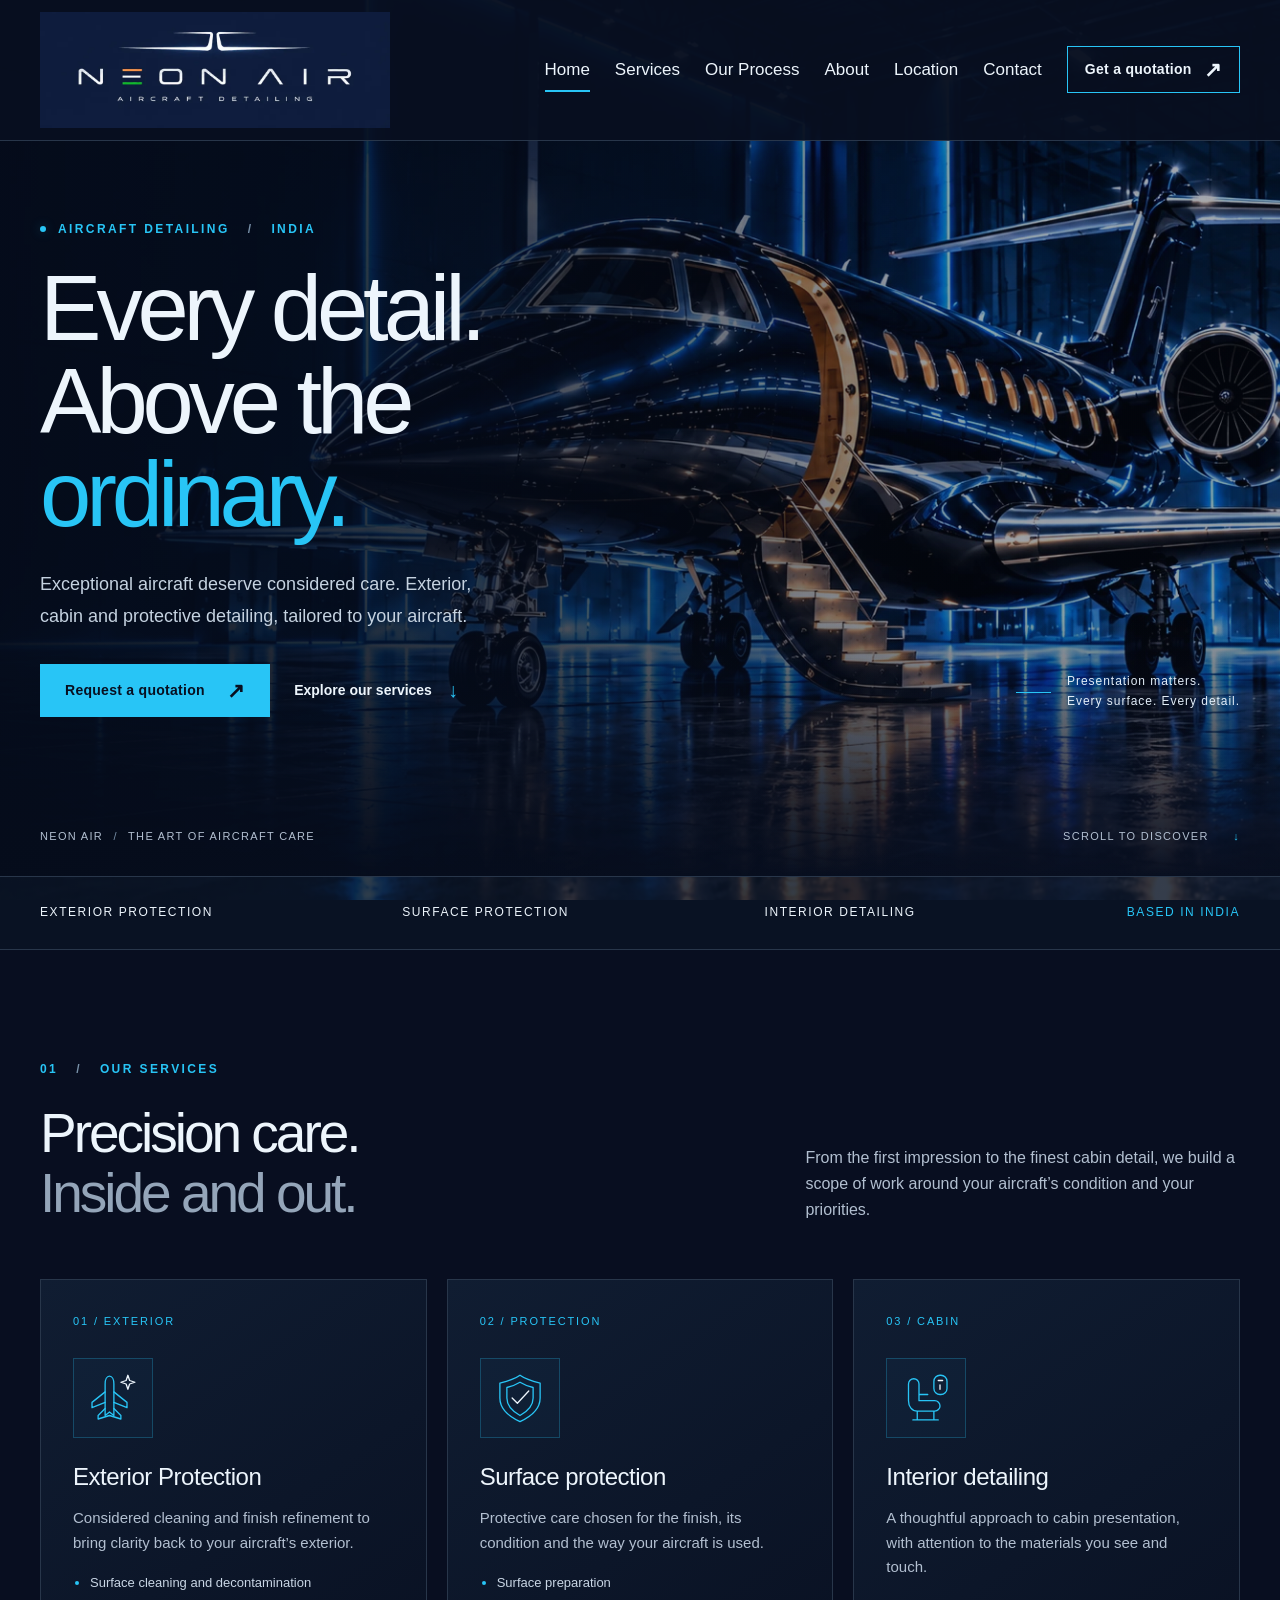
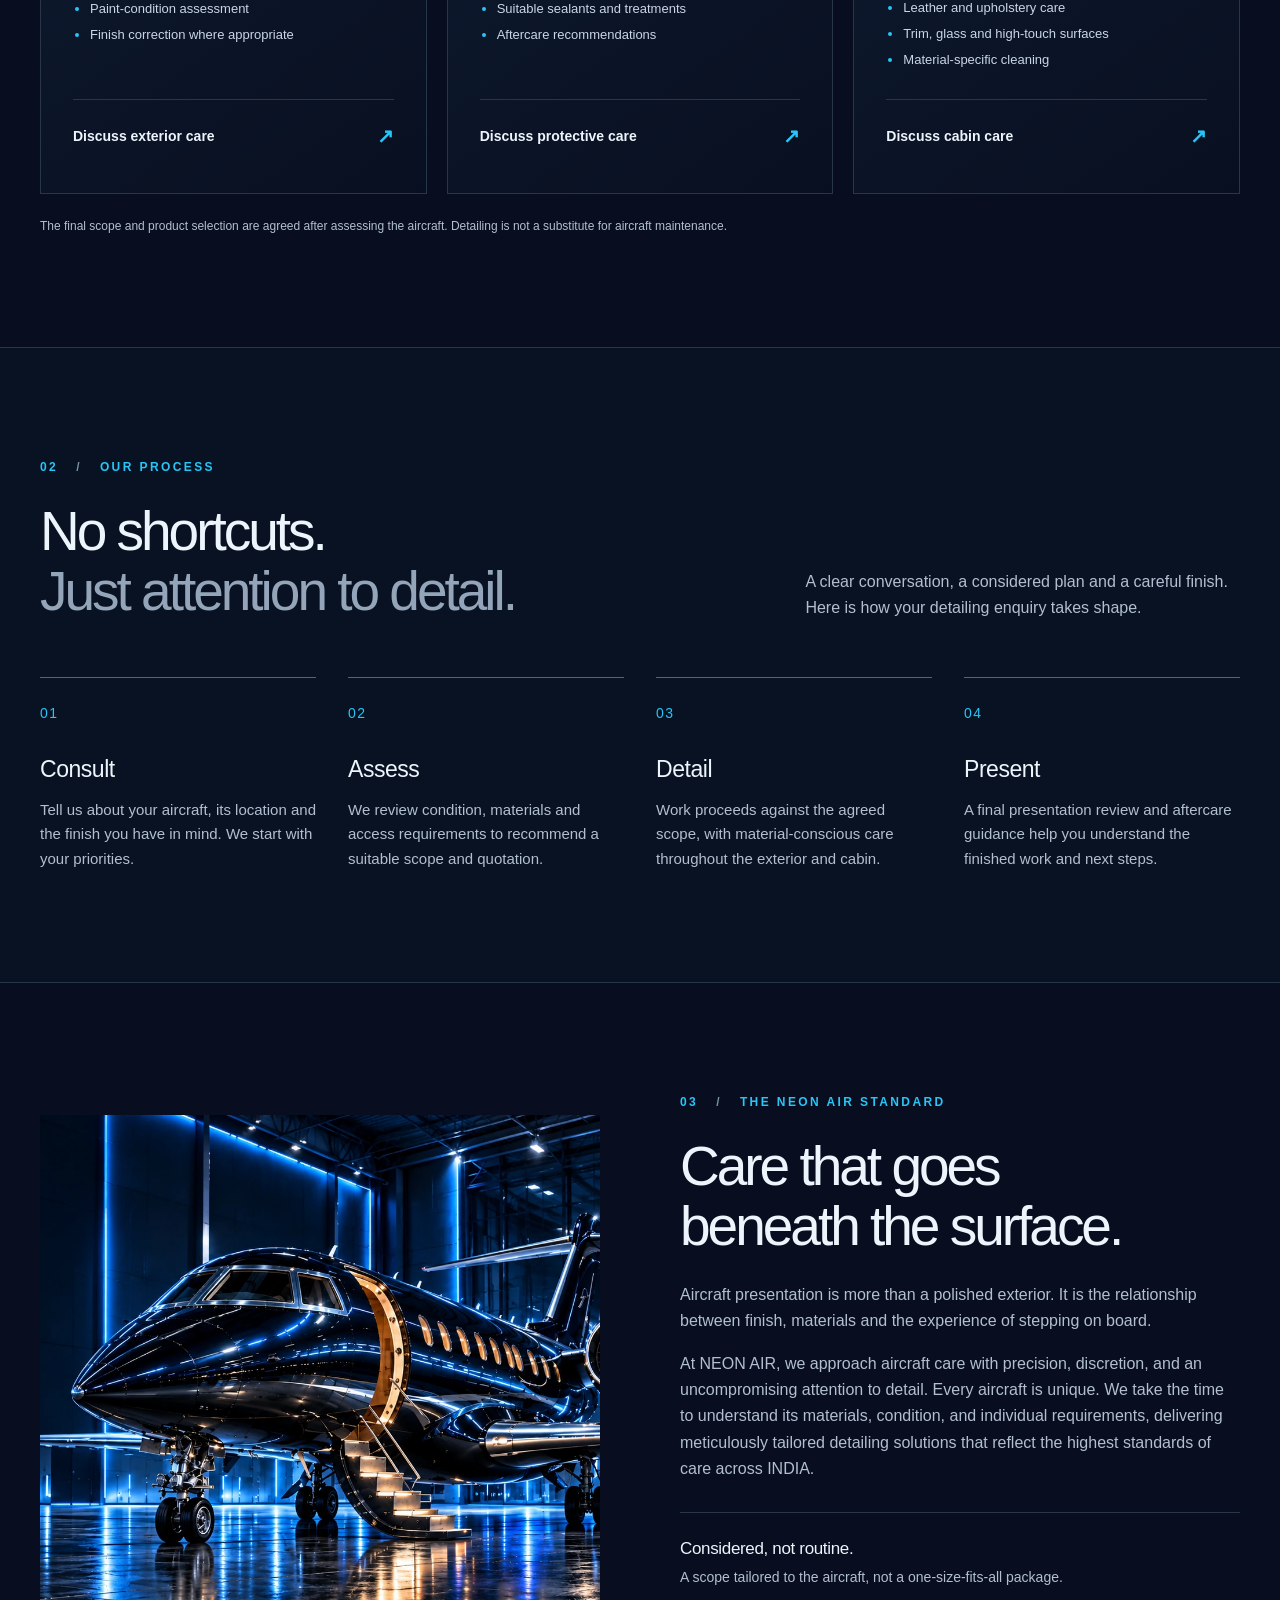
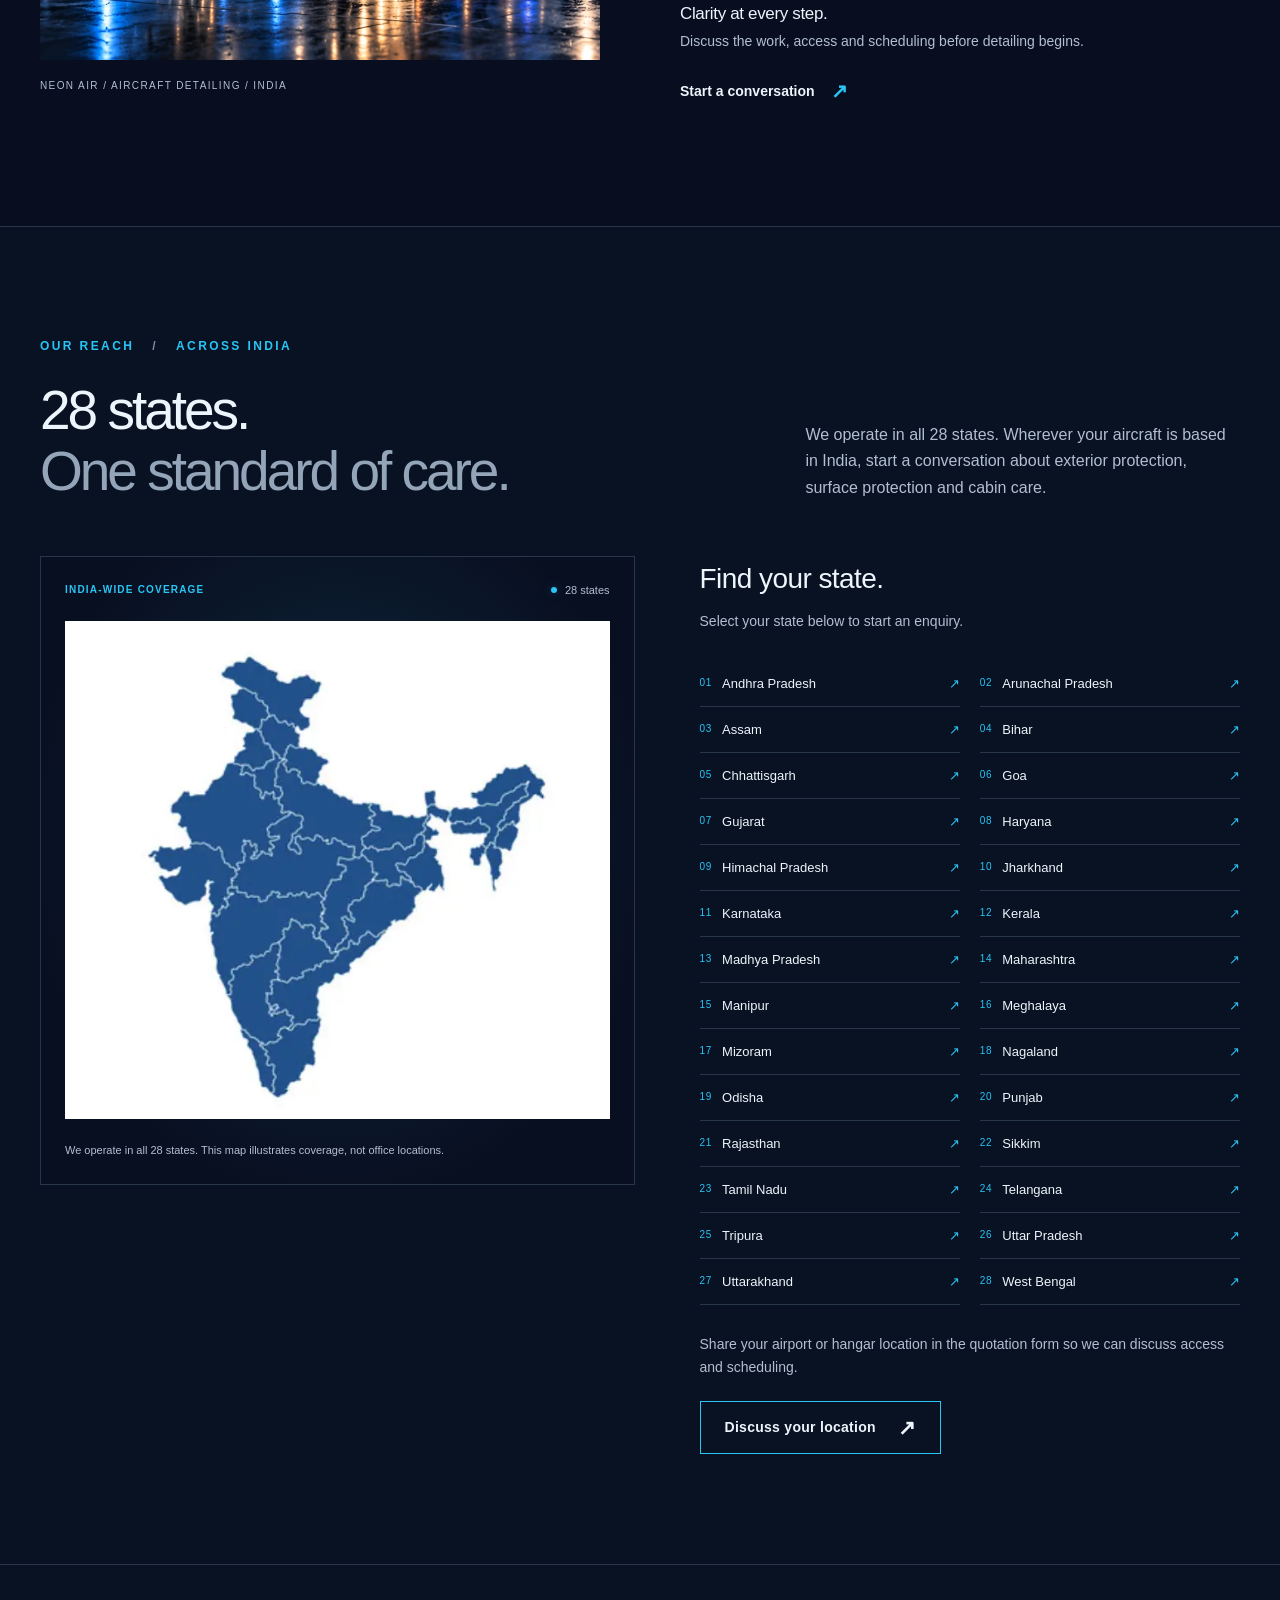
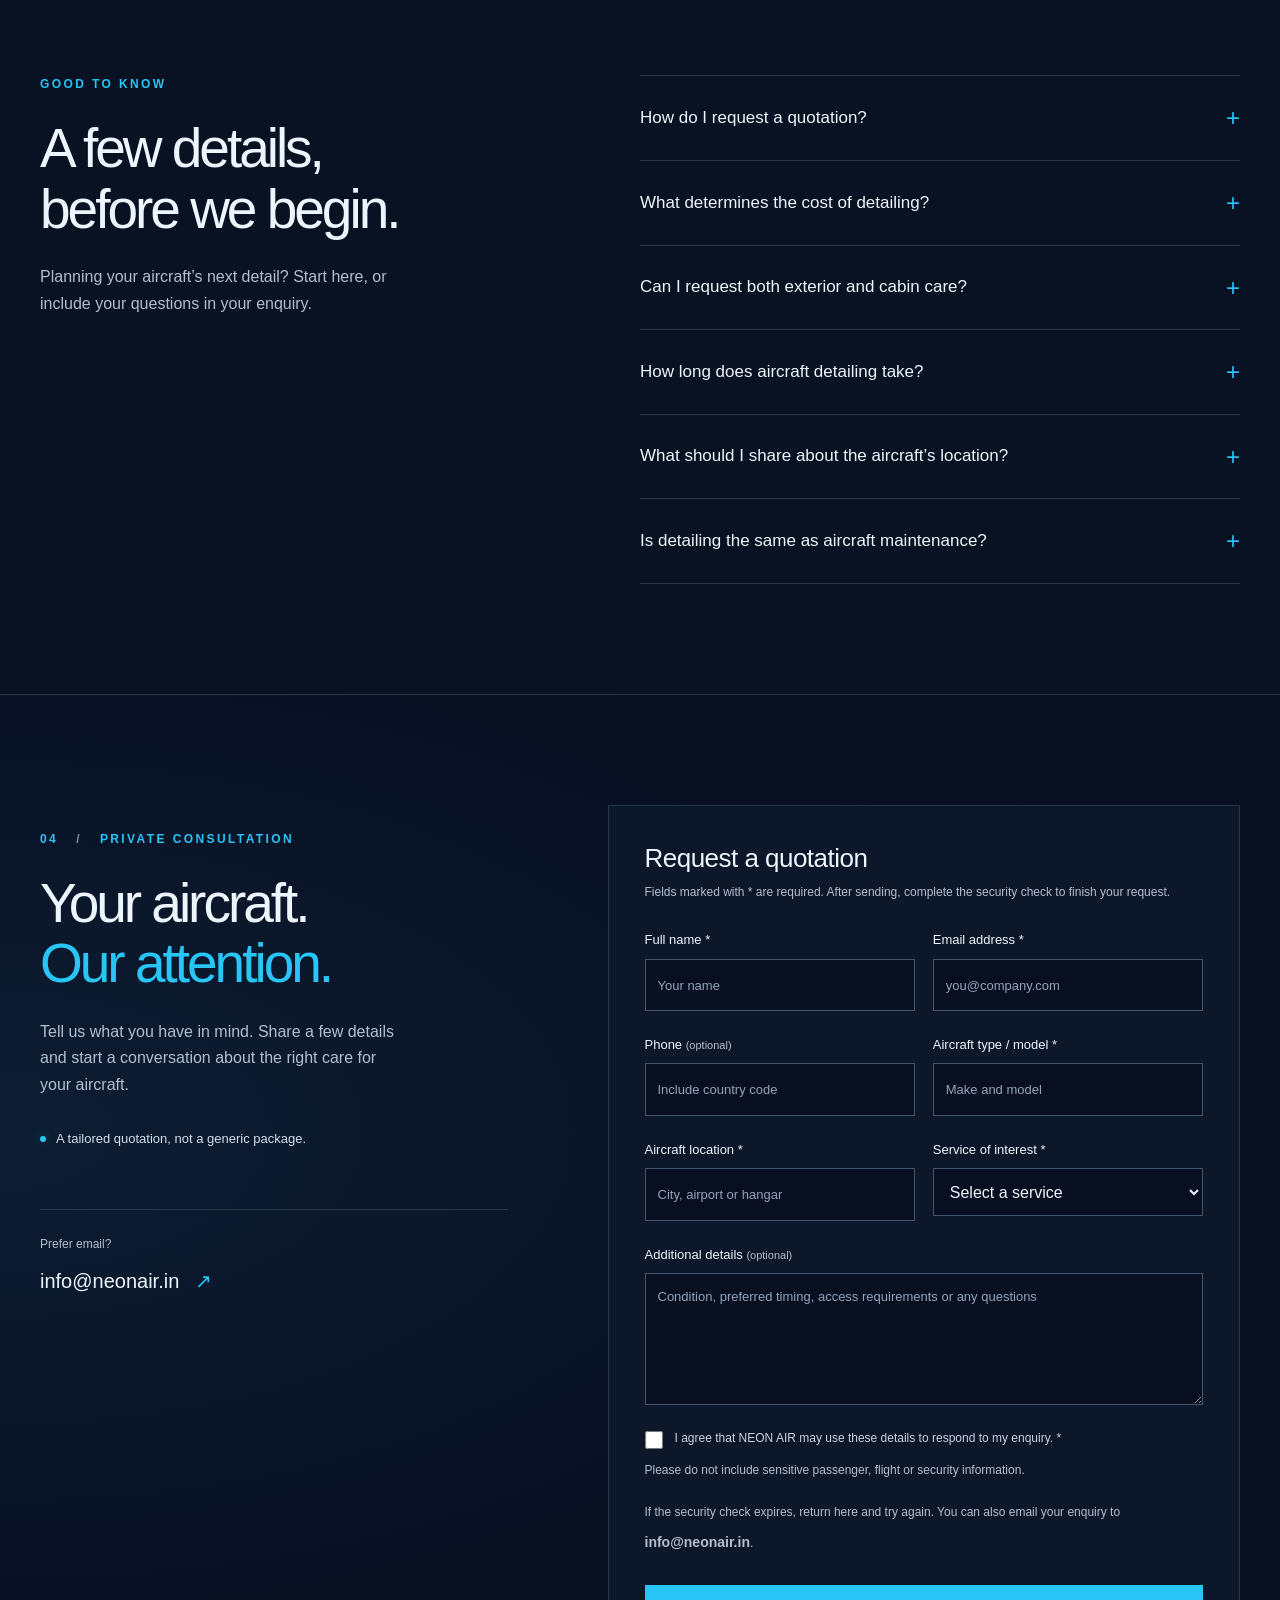
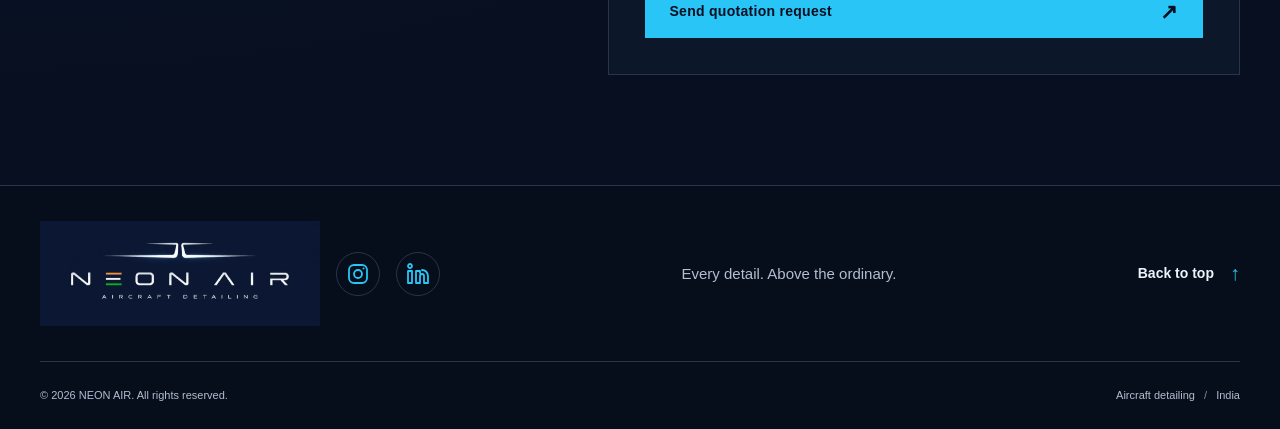
<file: index.html>
<!doctype html>
<html lang="en">
<head>
  <meta charset="UTF-8">
  <meta name="viewport" content="width=device-width, initial-scale=1">
  <meta name="theme-color" content="#080f20">
  <meta name="description" content="NEON AIR aircraft detailing in India. Exterior protection, surface protection and interior detailing, tailored to your aircraft.">
  <meta name="robots" content="index,follow,max-image-preview:large">
  <meta name="referrer" content="strict-origin-when-cross-origin">
  <link rel="canonical" href="https://neonair.in/">
  <meta property="og:type" content="website">
  <meta property="og:site_name" content="NEON AIR">
  <meta property="og:title" content="NEON AIR | Aircraft Detailing in India">
  <meta property="og:description" content="Exterior, cabin and protective aircraft detailing, tailored to your aircraft across India.">
  <meta property="og:url" content="https://neonair.in/">
  <meta property="og:image" content="https://neonair.in/hero-private-jet-hq.webp">
  <meta property="og:image:alt" content="Private jet in a blue-lit hangar">
  <meta name="twitter:card" content="summary_large_image">
  <title>NEON AIR | Aircraft Detailing in India</title>
  <link rel="icon" href="neon-air-logo.webp" type="image/webp">
  <link rel="preconnect" href="https://formsubmit.co">
  <link rel="dns-prefetch" href="https://www.google.com">
  <link rel="preload" href="hero-private-jet-hq.webp" as="image" type="image/webp">
  <link rel="stylesheet" href="styles.css?v=20261022">
  <script src="site.js?v=20261022" defer></script>
</head>
<body>
  <a class="skip-link" href="#main">Skip to content</a>
  <header class="site-header">
    <div class="wrap header-inner">
      <a class="brand" href="#top" aria-label="NEON AIR home"><img src="neon-air-logo.webp" alt="NEON AIR Aircraft Detailing" width="1806" height="871"></a>
      <nav id="primary-navigation" class="navigation" aria-label="Main navigation">
        <a href="#top" aria-current="location">Home</a>
        <a href="#services">Services</a>
        <a href="#process">Our Process</a>
        <a href="#about">About</a>
        <a href="#coverage">Location</a>
        <a href="#contact">Contact</a>
        <a class="button button-small nav-quote" href="#contact">Get a quotation <span aria-hidden="true">↗</span></a>
      </nav>
    </div>
  </header>
  <main id="main" tabindex="-1">
    <section id="top" class="hero" aria-labelledby="hero-title">
      <div class="wrap hero-inner">
        <div class="hero-copy">
          <p class="eyebrow"><span class="status-dot" aria-hidden="true"></span> Aircraft detailing <span class="divider">/</span> India</p>
          <h1 id="hero-title">Every detail.<br>Above the<br><span>ordinary.</span></h1>
          <p class="hero-description">Exceptional aircraft deserve considered care. Exterior, cabin and protective detailing, tailored to your aircraft.</p>
          <div class="cta-row">
            <a class="button button-filled" href="#contact">Request a quotation <span aria-hidden="true">↗</span></a>
            <a class="text-link" href="#services">Explore our services <span aria-hidden="true">↓</span></a>
          </div>
        </div>
        <div class="hero-caption"><span class="caption-line" aria-hidden="true"></span><span>Presentation matters.<br>Every surface. Every detail.</span></div>
      </div>
      <div class="hero-bottom wrap"><span>NEON AIR <span class="divider">/</span> The art of aircraft care</span><a href="#services">Scroll to discover <span aria-hidden="true">↓</span></a></div>
    </section>

    <div class="service-strip" aria-label="Our areas of care"><div class="wrap"><span>Exterior Protection</span><span>Surface protection</span><span>Interior detailing</span><span class="strip-location">Based in India</span></div></div>

    <section id="services" class="section" aria-labelledby="services-title">
      <div class="wrap">
        <div class="section-heading"><div><p class="eyebrow">01 <span class="divider">/</span> Our services</p><h2 id="services-title">Precision care.<br><span class="muted-heading">Inside and out.</span></h2></div><p class="section-intro">From the first impression to the finest cabin detail, we build a scope of work around your aircraft’s condition and your priorities.</p></div>
        <div class="services-grid">
          <article class="service-card"><span class="service-number">01 / EXTERIOR</span><div class="service-symbol" aria-hidden="true"><svg viewBox="0 0 64 64" focusable="false"><path d="M33 52V16c0-5-2-9-5-9s-5 4-5 9v36l5-4 5 4Z"/><path d="m23 25-15 12v6l15-6m10-12 15 12v6l-15-6M23 44l-8 8v4l13-4 13 4v-4l-8-8"/><path class="icon-accent" d="m49 6 2 6 6 2-6 2-2 6-2-6-6-2 6-2 2-6Z"/></svg></div><h3>Exterior Protection</h3><p>Considered cleaning and finish refinement to bring clarity back to your aircraft’s exterior.</p><ul><li>Surface cleaning and decontamination</li><li>Paint-condition assessment</li><li>Finish correction where appropriate</li></ul><a class="text-link" href="#contact" data-service="Exterior Protection">Discuss exterior care <span aria-hidden="true">↗</span></a></article>
          <article class="service-card"><span class="service-number">02 / PROTECTION</span><div class="service-symbol" aria-hidden="true"><svg viewBox="0 0 64 64" focusable="false"><path d="M32 6c7 5 15 7 23 9v17c0 13-10 21-23 27C19 53 9 45 9 32V15c8-2 16-4 23-9Z"/><path d="M32 14c5 3 10 5 15 6v12c0 9-6 15-15 20-9-5-15-11-15-20V20c5-1 10-3 15-6Z"/><path class="icon-accent" d="m23 32 6 6 13-14"/></svg></div><h3>Surface protection</h3><p>Protective care chosen for the finish, its condition and the way your aircraft is used.</p><ul><li>Surface preparation</li><li>Suitable sealants and treatments</li><li>Aftercare recommendations</li></ul><a class="text-link" href="#contact" data-service="Surface protection">Discuss protective care <span aria-hidden="true">↗</span></a></article>
          <article class="service-card"><span class="service-number">03 / CABIN</span><div class="service-symbol" aria-hidden="true"><svg viewBox="0 0 64 64" focusable="false"><rect x="41" y="6" width="15" height="22" rx="7"/><path d="M12 35V16a6 6 0 0 1 12 0v19h18a6 6 0 0 1 0 12H22c-6 0-10-5-10-12Zm12-7h10M22 47v10m19-10v10M17 57h29"/><path class="icon-accent" d="M46 12h5m-3 5v5"/></svg></div><h3>Interior detailing</h3><p>A thoughtful approach to cabin presentation, with attention to the materials you see and touch.</p><ul><li>Leather and upholstery care</li><li>Trim, glass and high-touch surfaces</li><li>Material-specific cleaning</li></ul><a class="text-link" href="#contact" data-service="Interior detailing">Discuss cabin care <span aria-hidden="true">↗</span></a></article>
        </div>
        <p class="section-footnote">The final scope and product selection are agreed after assessing the aircraft. Detailing is not a substitute for aircraft maintenance.</p>
      </div>
    </section>

    <section id="process" class="section section-alt" aria-labelledby="process-title">
      <div class="wrap">
        <div class="section-heading"><div><p class="eyebrow">02 <span class="divider">/</span> Our process</p><h2 id="process-title">No shortcuts.<br><span class="muted-heading">Just attention to detail.</span></h2></div><p class="section-intro">A clear conversation, a considered plan and a careful finish. Here is how your detailing enquiry takes shape.</p></div>
        <ol class="process-grid">
          <li><span class="step-number">01</span><h3>Consult</h3><p>Tell us about your aircraft, its location and the finish you have in mind. We start with your priorities.</p></li>
          <li><span class="step-number">02</span><h3>Assess</h3><p>We review condition, materials and access requirements to recommend a suitable scope and quotation.</p></li>
          <li><span class="step-number">03</span><h3>Detail</h3><p>Work proceeds against the agreed scope, with material-conscious care throughout the exterior and cabin.</p></li>
          <li><span class="step-number">04</span><h3>Present</h3><p>A final presentation review and aftercare guidance help you understand the finished work and next steps.</p></li>
        </ol>
      </div>
    </section>

    <section id="about" class="section" aria-labelledby="about-title">
      <div class="wrap about-grid">
        <div class="about-image"><img src="hero-private-jet-hq.webp" alt="Private jet in a blue-lit hangar" width="1671" height="941" loading="lazy" decoding="async"><span class="image-caption">NEON AIR / Aircraft detailing / India</span></div>
        <div class="about-copy"><p class="eyebrow">03 <span class="divider">/</span> The NEON AIR standard</p><h2 id="about-title">Care that goes<br>beneath the surface.</h2><p>Aircraft presentation is more than a polished exterior. It is the relationship between finish, materials and the experience of stepping on board.</p><p>At NEON AIR, we approach aircraft care with precision, discretion, and an uncompromising attention to detail. Every aircraft is unique. We take the time to understand its materials, condition, and individual requirements, delivering meticulously tailored detailing solutions that reflect the highest standards of care across INDIA.</p><div class="about-principles"><div><h3>Considered, not routine.</h3><p>A scope tailored to the aircraft, not a one-size-fits-all package.</p></div><div><h3>Clarity at every step.</h3><p>Discuss the work, access and scheduling before detailing begins.</p></div></div><a class="text-link" href="#contact">Start a conversation <span aria-hidden="true">↗</span></a></div>
      </div>
    </section>

    <section id="coverage" class="section coverage-section" aria-labelledby="coverage-title">
      <div class="wrap">
        <div class="section-heading"><div><p class="eyebrow">Our reach <span class="divider">/</span> Across India</p><h2 id="coverage-title">28 states.<br><span class="muted-heading">One standard of care.</span></h2></div><p class="section-intro">We operate in all 28 states. Wherever your aircraft is based in India, start a conversation about exterior protection, surface protection and cabin care.</p></div>
        <div class="coverage-grid">
          <figure class="coverage-map">
            <div class="map-heading"><span class="eyebrow">India-wide coverage</span><span class="map-key"><span class="status-dot" aria-hidden="true"></span> 28 states</span></div>
            <img src="india-map.webp" alt="Map of India showing state boundaries" width="658" height="602" loading="lazy">
            <figcaption>We operate in all 28 states. This map illustrates coverage, not office locations.</figcaption>
          </figure>
          <div class="coverage-states">
            <h3>Find your state.</h3><p class="coverage-intro">Select your state below to start an enquiry.</p>
            <ol class="state-list" aria-label="All 28 states served by NEON AIR">
              <li><a href="#contact" data-state="Andhra Pradesh"><span class="state-number">01</span><span>Andhra Pradesh</span><span class="state-arrow" aria-hidden="true">↗</span></a></li>
              <li><a href="#contact" data-state="Arunachal Pradesh"><span class="state-number">02</span><span>Arunachal Pradesh</span><span class="state-arrow" aria-hidden="true">↗</span></a></li>
              <li><a href="#contact" data-state="Assam"><span class="state-number">03</span><span>Assam</span><span class="state-arrow" aria-hidden="true">↗</span></a></li>
              <li><a href="#contact" data-state="Bihar"><span class="state-number">04</span><span>Bihar</span><span class="state-arrow" aria-hidden="true">↗</span></a></li>
              <li><a href="#contact" data-state="Chhattisgarh"><span class="state-number">05</span><span>Chhattisgarh</span><span class="state-arrow" aria-hidden="true">↗</span></a></li>
              <li><a href="#contact" data-state="Goa"><span class="state-number">06</span><span>Goa</span><span class="state-arrow" aria-hidden="true">↗</span></a></li>
              <li><a href="#contact" data-state="Gujarat"><span class="state-number">07</span><span>Gujarat</span><span class="state-arrow" aria-hidden="true">↗</span></a></li>
              <li><a href="#contact" data-state="Haryana"><span class="state-number">08</span><span>Haryana</span><span class="state-arrow" aria-hidden="true">↗</span></a></li>
              <li><a href="#contact" data-state="Himachal Pradesh"><span class="state-number">09</span><span>Himachal Pradesh</span><span class="state-arrow" aria-hidden="true">↗</span></a></li>
              <li><a href="#contact" data-state="Jharkhand"><span class="state-number">10</span><span>Jharkhand</span><span class="state-arrow" aria-hidden="true">↗</span></a></li>
              <li><a href="#contact" data-state="Karnataka"><span class="state-number">11</span><span>Karnataka</span><span class="state-arrow" aria-hidden="true">↗</span></a></li>
              <li><a href="#contact" data-state="Kerala"><span class="state-number">12</span><span>Kerala</span><span class="state-arrow" aria-hidden="true">↗</span></a></li>
              <li><a href="#contact" data-state="Madhya Pradesh"><span class="state-number">13</span><span>Madhya Pradesh</span><span class="state-arrow" aria-hidden="true">↗</span></a></li>
              <li><a href="#contact" data-state="Maharashtra"><span class="state-number">14</span><span>Maharashtra</span><span class="state-arrow" aria-hidden="true">↗</span></a></li>
              <li><a href="#contact" data-state="Manipur"><span class="state-number">15</span><span>Manipur</span><span class="state-arrow" aria-hidden="true">↗</span></a></li>
              <li><a href="#contact" data-state="Meghalaya"><span class="state-number">16</span><span>Meghalaya</span><span class="state-arrow" aria-hidden="true">↗</span></a></li>
              <li><a href="#contact" data-state="Mizoram"><span class="state-number">17</span><span>Mizoram</span><span class="state-arrow" aria-hidden="true">↗</span></a></li>
              <li><a href="#contact" data-state="Nagaland"><span class="state-number">18</span><span>Nagaland</span><span class="state-arrow" aria-hidden="true">↗</span></a></li>
              <li><a href="#contact" data-state="Odisha"><span class="state-number">19</span><span>Odisha</span><span class="state-arrow" aria-hidden="true">↗</span></a></li>
              <li><a href="#contact" data-state="Punjab"><span class="state-number">20</span><span>Punjab</span><span class="state-arrow" aria-hidden="true">↗</span></a></li>
              <li><a href="#contact" data-state="Rajasthan"><span class="state-number">21</span><span>Rajasthan</span><span class="state-arrow" aria-hidden="true">↗</span></a></li>
              <li><a href="#contact" data-state="Sikkim"><span class="state-number">22</span><span>Sikkim</span><span class="state-arrow" aria-hidden="true">↗</span></a></li>
              <li><a href="#contact" data-state="Tamil Nadu"><span class="state-number">23</span><span>Tamil Nadu</span><span class="state-arrow" aria-hidden="true">↗</span></a></li>
              <li><a href="#contact" data-state="Telangana"><span class="state-number">24</span><span>Telangana</span><span class="state-arrow" aria-hidden="true">↗</span></a></li>
              <li><a href="#contact" data-state="Tripura"><span class="state-number">25</span><span>Tripura</span><span class="state-arrow" aria-hidden="true">↗</span></a></li>
              <li><a href="#contact" data-state="Uttar Pradesh"><span class="state-number">26</span><span>Uttar Pradesh</span><span class="state-arrow" aria-hidden="true">↗</span></a></li>
              <li><a href="#contact" data-state="Uttarakhand"><span class="state-number">27</span><span>Uttarakhand</span><span class="state-arrow" aria-hidden="true">↗</span></a></li>
              <li><a href="#contact" data-state="West Bengal"><span class="state-number">28</span><span>West Bengal</span><span class="state-arrow" aria-hidden="true">↗</span></a></li>
            </ol>
            <p class="coverage-note">Share your airport or hangar location in the quotation form so we can discuss access and scheduling.</p>
            <a class="button" href="#contact">Discuss your location <span aria-hidden="true">↗</span></a>
          </div>
        </div>
      </div>
    </section>

    <section class="section section-alt" aria-labelledby="faq-title">
      <div class="wrap faq-grid"><div><p class="eyebrow">Good to know</p><h2 id="faq-title">A few details,<br>before we begin.</h2><p class="section-intro">Planning your aircraft’s next detail? Start here, or include your questions in your enquiry.</p></div><div class="faq-list">
        <details><summary>How do I request a quotation?</summary><p>Complete the form below with your aircraft type, location and services of interest. Add any condition details or timing preferences so we can discuss a suitable scope with you.</p></details>
        <details><summary>What determines the cost of detailing?</summary><p>The aircraft’s size, surface condition, requested services and access requirements inform the quotation. The scope is discussed before work is agreed; there is no single price for every aircraft.</p></details>
        <details><summary>Can I request both exterior and cabin care?</summary><p>Yes. Select “Complete aircraft care” in the enquiry form, or explain the combination you need in the details field. We can then discuss the appropriate work for each area.</p></details>
        <details><summary>How long does aircraft detailing take?</summary><p>Timing depends on the agreed scope and the condition of the aircraft. Share your preferred dates and operational constraints so scheduling and availability can be discussed during the consultation.</p></details>
        <details><summary>What should I share about the aircraft’s location?</summary><p>Include the city, airport or hangar location, along with any relevant access arrangements. Location and availability are confirmed during the consultation before work is scheduled.</p></details>
        <details><summary>Is detailing the same as aircraft maintenance?</summary><p>No. Detailing focuses on cleaning, surface care and presentation. It does not replace inspections, airworthiness requirements or maintenance by appropriately qualified personnel.</p></details>
      </div></div>
    </section>

    <section id="contact" class="section contact-section" aria-labelledby="contact-title">
      <div class="wrap contact-grid">
        <div class="contact-copy"><p class="eyebrow">04 <span class="divider">/</span> Private consultation</p><h2 id="contact-title">Your aircraft.<br><span>Our attention.</span></h2><p>Tell us what you have in mind. Share a few details and start a conversation about the right care for your aircraft.</p><div class="contact-note"><span class="status-dot" aria-hidden="true"></span><span>A tailored quotation, not a generic package.</span></div><div class="email-contact"><span>Prefer email?</span><a href="mailto:info@neonair.in">info@neonair.in <span aria-hidden="true">↗</span></a></div></div>
        <form name="quotation" id="quotation-form" method="POST" action="https://formsubmit.co/info@neonair.in" class="quote-form">
          <input type="hidden" name="_subject" value="New NEON AIR quotation request">
          <input type="hidden" name="_template" value="table">
          <input type="hidden" name="_next" value="https://neonair.in/thank-you.html">
          <input type="hidden" name="_url" value="https://neonair.in/">
          <input type="hidden" name="_autoresponse" value="Thank you for contacting NEON AIR. We received your aircraft detailing enquiry and will follow up using the contact details you provided.">
          <p hidden><label>Leave this field empty: <input name="_honey" tabindex="-1" autocomplete="off"></label></p>
          <h3>Request a quotation</h3><p class="form-intro">Fields marked with * are required. After sending, complete the security check to finish your request.</p>
          <div class="form-grid">
            <div class="field"><label for="name">Full name *</label><input id="name" name="name" autocomplete="name" maxlength="120" required placeholder="Your name"></div>
            <div class="field"><label for="email">Email address *</label><input id="email" name="email" type="email" autocomplete="email" maxlength="254" required placeholder="you@company.com"></div>
            <div class="field"><label for="phone">Phone <span>(optional)</span></label><input id="phone" name="phone" type="tel" autocomplete="tel" maxlength="40" placeholder="Include country code"></div>
            <div class="field"><label for="aircraft">Aircraft type / model *</label><input id="aircraft" name="aircraft" maxlength="160" required placeholder="Make and model"></div>
            <div class="field"><label for="location">Aircraft location *</label><input id="location" name="location" maxlength="200" required placeholder="City, airport or hangar"></div>
            <div class="field"><label for="service">Service of interest *</label><select id="service" name="service" required><option value="" disabled selected>Select a service</option><option>Exterior Protection</option><option>Surface protection</option><option>Interior detailing</option><option>Complete aircraft care</option><option>Help me choose</option></select></div>
            <div class="field field-wide"><label for="message">Additional details <span>(optional)</span></label><textarea id="message" name="message" rows="4" maxlength="3000" placeholder="Condition, preferred timing, access requirements or any questions"></textarea></div>
          </div>
          <label class="consent"><input type="checkbox" name="consent" value="agreed" required><span>I agree that NEON AIR may use these details to respond to my enquiry. *</span></label>
          <p class="privacy-note">Please do not include sensitive passenger, flight or security information.</p>
          <p class="privacy-note">If the security check expires, return here and try again. You can also email your enquiry to <a class="text-link" href="mailto:info@neonair.in">info@neonair.in</a>.</p>
          <button class="button button-filled submit-button" type="submit">Send quotation request <span aria-hidden="true">↗</span></button>
          <p class="form-status" id="form-status" role="status" aria-live="polite" aria-atomic="true"></p>
          <noscript><p class="privacy-note">JavaScript is not required to submit this form.</p></noscript>
        </form>
      </div>
    </section>
  </main>
  <footer><div class="wrap footer-main"><div class="footer-identity"><a class="brand footer-brand" href="#top" aria-label="NEON AIR home"><img src="neon-air-logo.webp" alt="NEON AIR Aircraft Detailing" width="1806" height="871" loading="lazy"></a><a class="instagram-link" href="https://www.instagram.com/neon_air.in/" target="_blank" rel="noopener noreferrer" aria-label="NEON AIR on Instagram (@neon_air.in), opens in a new tab" title="Follow @neon_air.in on Instagram"><svg viewBox="0 0 24 24" width="24" height="24" fill="none" stroke="currentColor" stroke-width="1.8" aria-hidden="true" focusable="false"><rect x="3" y="3" width="18" height="18" rx="5"></rect><circle cx="12" cy="12" r="4"></circle><circle cx="17.5" cy="6.5" r="1" fill="currentColor" stroke="none"></circle></svg></a><a class="linkedin-link" href="https://www.linkedin.com/company/neon-airin/" target="_blank" rel="noopener noreferrer" aria-label="NEON AIR on LinkedIn, opens in a new tab" title="Follow NEON AIR on LinkedIn"><svg viewBox="0 0 24 24" width="24" height="24" fill="none" stroke="currentColor" stroke-width="1.8" stroke-linecap="round" stroke-linejoin="round" aria-hidden="true" focusable="false"><path d="M16 8a6 6 0 0 1 6 6v7h-4v-7a2 2 0 0 0-4 0v7h-4V9h4v2"></path><rect x="2" y="9" width="4" height="12"></rect><circle cx="4" cy="4" r="2"></circle></svg></a></div><p>Every detail. Above the ordinary.</p><a class="text-link" href="#top">Back to top <span aria-hidden="true">↑</span></a></div><div class="wrap footer-bottom"><span>© 2026 NEON AIR. All rights reserved.</span><span>Aircraft detailing <span class="divider">/</span> India</span></div></footer>
</body>
</html>
</file>
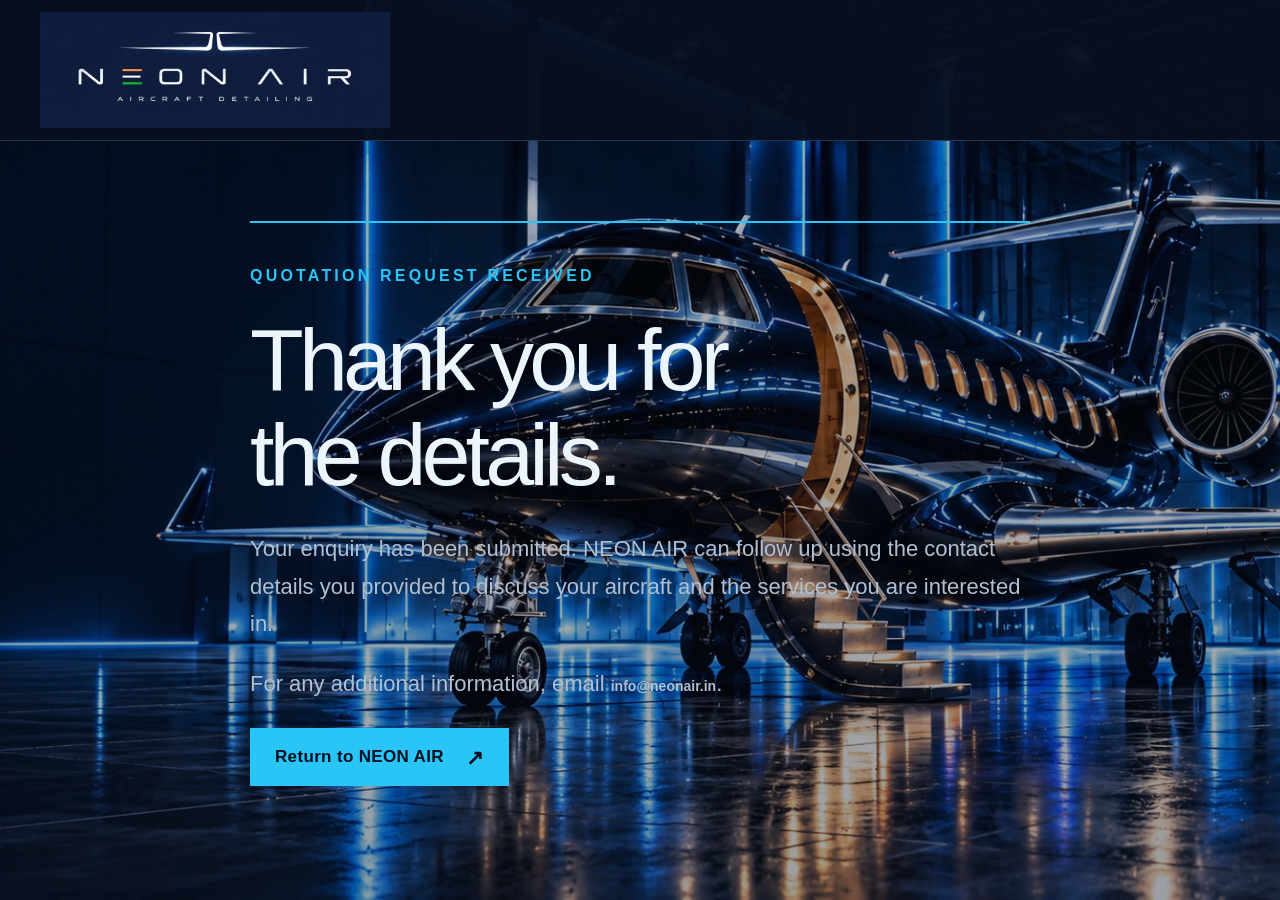
<file: thank-you.html>
<!doctype html>
<html lang="en">
<head>
  <meta charset="UTF-8">
  <meta name="viewport" content="width=device-width, initial-scale=1">
  <meta name="theme-color" content="#080f20">
  <meta name="robots" content="noindex,nofollow">
  <title>Request Received | NEON AIR</title>
  <link rel="icon" href="neon-air-logo.webp" type="image/webp">
  <link rel="stylesheet" href="styles.css?v=20261022">
</head>
<body>
  <header class="site-header"><div class="wrap header-inner"><a class="brand" href="./" aria-label="NEON AIR home"><img src="neon-air-logo.webp" alt="NEON AIR Aircraft Detailing" width="1806" height="871"></a></div></header>
  <main class="confirmation-main wrap"><div class="confirmation-card"><p class="eyebrow">Quotation request received</p><h1>Thank you for<br>the details.</h1><p>Your enquiry has been submitted. NEON AIR can follow up using the contact details you provided to discuss your aircraft and the services you are interested in.</p><p>For any additional information, email <a class="text-link" href="mailto:info@neonair.in">info@neonair.in</a>.</p><a class="button button-filled" href="./">Return to NEON AIR <span aria-hidden="true">↗</span></a></div></main>
</body>
</html>
</file>
<file: styles.css>
:root {
  --navy: #080f20;
  --panel: #0d172a;
  --blue: #28c5f6;
  --white: #edf5fc;
  --muted: #b2bfd0;
  --line: #28364a;
  --header-height: 140px;
}
* { box-sizing: border-box; }
html { scroll-behavior: smooth; scroll-padding-top: calc(var(--header-offset, var(--header-height)) + 20px); }
body { position: relative; isolation: isolate; margin: 0; background: var(--navy); color: var(--white); font-family: "Avenir Next", Avenir, "Segoe UI", sans-serif; font-size: 16px; line-height: 1.65; }
body::before { content: ""; position: fixed; inset: 0; z-index: -1; pointer-events: none; background: linear-gradient(#080f204d, #080f2066), url("hero-private-jet-hq.webp") center / cover no-repeat; }
button, input, select, textarea { font: inherit; }
button, a, input, select, textarea, summary { -webkit-tap-highlight-color: transparent; }
a { color: inherit; text-decoration: none; }
button { cursor: pointer; }
img { display: block; max-width: 100%; }
button:focus-visible, a:focus-visible, input:focus-visible, select:focus-visible, textarea:focus-visible, summary:focus-visible { outline: 2px solid var(--blue); outline-offset: 5px; }
[hidden] { display: none !important; }
.wrap { width: min(1320px, calc(100% - 80px)); margin-inline: auto; }
.skip-link { position: fixed; top: 12px; left: 12px; z-index: 30; padding: 12px 20px; background: var(--white); color: var(--navy); transform: translateY(-180%); }
.skip-link:focus { transform: translateY(0); }
.site-header { position: sticky; top: 0; z-index: 10; background: #080f20f5; border-bottom: 1px solid var(--line); }
.header-inner { min-height: var(--header-height); display: flex; align-items: center; justify-content: space-between; gap: 28px; }
.brand { flex-shrink: 0; display: block; width: 350px; }
.brand img { width: 350px; height: 116px; object-fit: cover; mix-blend-mode: screen; }
.navigation { display: flex; gap: 25px; align-items: center; }
.navigation > a:not(.button) { position: relative; font-size: 17px; font-weight: 500; padding-block: 13px; white-space: nowrap; }
.navigation > a:not(.button)::after { content: ""; position: absolute; bottom: 5px; left: 0; width: 100%; height: 2px; background: var(--blue); transform: scaleX(0); transform-origin: left; transition: transform .2s; }
.navigation > a:hover::after, .navigation > a[aria-current]::after { transform: scaleX(1); }
.button { display: inline-flex; align-items: center; justify-content: center; gap: 22px; border: 1px solid var(--blue); padding: 15px 24px; color: var(--white); background: transparent; font-size: 14px; font-weight: 600; letter-spacing: .02em; line-height: 1.5; transition: background .2s, color .2s, transform .2s; }
.button span { font-size: 21px; line-height: 1; }
.button:hover { background: var(--blue); color: var(--navy); transform: translateY(-2px); }
.button:active { transform: translateY(0); }
.button-small { padding: 12px 17px; gap: 12px; }
.button-filled { background: var(--blue); color: var(--navy); }
.button-filled:hover { background: #9be7ff; }
.hero { position: relative; isolation: isolate; min-height: 735px; background: transparent; }
.hero::before { content: ""; position: absolute; inset: 0; z-index: -1; background: linear-gradient(90deg, #050c1bf2, #050c1bad 37%, #050c1b0d 75%), linear-gradient(0deg, #080f20, transparent 35%); }
.hero-inner { min-height: 655px; display: flex; align-items: center; justify-content: space-between; }
.hero-copy { max-width: 650px; padding-block: 65px; animation: enter .8s ease-out both; }
.eyebrow { display: flex; align-items: center; gap: 12px; margin: 0 0 23px; color: var(--blue); font-size: 12px; font-weight: 600; letter-spacing: .2em; text-transform: uppercase; }
.divider { color: #7890a8; margin-inline: 6px; }
.status-dot { display: inline-block; width: 6px; height: 6px; flex-shrink: 0; border-radius: 50%; background: var(--blue); box-shadow: 0 0 12px #28c5f650; }
h1, h2, h3, p { margin-top: 0; }
h1, h2 { font-family: "Century Gothic", "Avenir Next", Avenir, sans-serif; font-weight: 500; letter-spacing: -.055em; }
h1 { font-size: clamp(62px, 7.2vw, 104px); line-height: 1.01; margin-bottom: 28px; }
h1 > span, .contact-copy h2 > span { color: var(--blue); }
.hero-description { max-width: 440px; font-size: 18px; color: #c5d2e0; line-height: 1.75; margin-bottom: 32px; }
.cta-row { display: flex; align-items: center; flex-wrap: wrap; gap: 24px; }
.text-link { display: inline-flex; align-items: center; gap: 16px; font-size: 14px; font-weight: 600; padding-block: 8px; }
.text-link span { color: var(--blue); font-size: 20px; transition: transform .2s; }
.text-link:hover { color: var(--blue); }
.text-link:hover span { transform: translate(2px, -2px); }
.hero-caption { align-self: flex-end; display: flex; align-items: center; gap: 16px; padding-bottom: 84px; font-size: 12px; color: #e2edf8; letter-spacing: .08em; }
.caption-line { width: 35px; height: 1px; background: var(--blue); }
.hero-bottom { display: flex; align-items: center; justify-content: space-between; min-height: 80px; font-size: 11px; letter-spacing: .12em; text-transform: uppercase; color: var(--muted); }
.hero-bottom a { padding: 12px 0; }
.hero-bottom a:hover { color: var(--blue); }
.hero-bottom a span { margin-left: 20px; color: var(--blue); }
.service-strip { border-block: 1px solid var(--line); background: #0b1425b3; }
.service-strip .wrap { display: grid; grid-template-columns: repeat(3, 1fr) auto; padding-block: 26px; gap: 24px; }
.service-strip span { font-size: 12px; letter-spacing: .13em; text-transform: uppercase; }
.service-strip .strip-location { color: var(--blue); }
.section { padding-block: 110px; border-bottom: 1px solid var(--line); background: #080f2080; }
.section-alt { background: #0b1424a6; }
.section-heading { display: grid; grid-template-columns: 1.6fr 1fr; gap: 70px; align-items: end; margin-bottom: 55px; }
h2 { font-size: clamp(36px, 4.3vw, 62px); line-height: 1.1; margin-bottom: 25px; }
.section-heading h2 { margin-bottom: 0; }
.muted-heading { color: #94a5b9; }
.section-intro { max-width: 450px; color: var(--muted); margin-bottom: 0; }
.services-grid { display: grid; grid-template-columns: repeat(3, 1fr); gap: 20px; }
.service-card { position: relative; display: flex; flex-direction: column; align-items: flex-start; padding: 32px; border: 1px solid var(--line); background: linear-gradient(145deg, #101d32, #080f20); transition: border-color .25s, transform .25s; }
.service-card:hover { border-color: #28c5f680; transform: translateY(-4px); }
.service-number { font-size: 11px; letter-spacing: .17em; color: var(--blue); }
.service-symbol { display: grid; place-items: center; width: 80px; height: 80px; margin-block: 28px 24px; border: 1px solid #28c5f640; background: #28c5f608; color: var(--blue); }
.service-symbol svg { width: 56px; height: 56px; fill: none; stroke: currentColor; stroke-width: 1.5; stroke-linecap: round; stroke-linejoin: round; }
.service-symbol .icon-accent { stroke: var(--white); }
h3 { font-size: 24px; line-height: 1.25; letter-spacing: -.02em; font-weight: 500; margin-bottom: 14px; }
.service-card p { color: var(--muted); font-size: 15px; }
.service-card ul { padding-left: 17px; color: #c9d6e5; font-size: 13px; line-height: 2; margin: 0 0 26px; }
.service-card li::marker { color: var(--blue); }
.service-card .text-link { margin-top: auto; padding-top: 20px; width: 100%; border-top: 1px solid var(--line); justify-content: space-between; }
.section-footnote { margin: 23px 0 0; color: var(--muted); font-size: 12px; }
.process-grid { list-style: none; display: grid; grid-template-columns: repeat(4, 1fr); gap: 32px; margin: 0; padding: 0; }
.process-grid li { border-top: 1px solid #49677d; padding-top: 24px; }
.step-number { display: block; color: var(--blue); font-size: 14px; margin-bottom: 30px; letter-spacing: .1em; }
.process-grid h3 { font-size: 23px; }
.process-grid p { margin: 0; color: var(--muted); font-size: 15px; }
.about-grid { display: grid; grid-template-columns: 1fr 1fr; gap: 80px; align-items: center; }
.about-image { position: relative; min-width: 0; }
.about-image img { width: 100%; height: 545px; object-fit: cover; object-position: 62%; }
.image-caption { display: block; padding-top: 18px; color: var(--muted); font-size: 10px; letter-spacing: .14em; text-transform: uppercase; }
.about-copy > p:not(.eyebrow) { color: var(--muted); }
.about-principles { border-top: 1px solid var(--line); padding-top: 25px; margin-top: 30px; }
.about-principles h3 { font-size: 17px; margin-bottom: 6px; }
.about-principles p { font-size: 14px; color: var(--muted); }
.coverage-section { background: #0b1424a6; }
.coverage-grid { display: grid; grid-template-columns: 1.1fr 1fr; gap: 65px; align-items: start; }
.coverage-map { min-width: 0; margin: 0; padding: 24px; border: 1px solid var(--line); background: radial-gradient(ellipse at 50% 45%, #102b41, #080f20 75%); }
.map-heading { display: flex; justify-content: space-between; align-items: center; gap: 15px; }
.map-heading .eyebrow { margin: 0; font-size: 10px; letter-spacing: .12em; }
.map-key { display: inline-flex; align-items: center; gap: 8px; color: var(--muted); font-size: 11px; white-space: nowrap; }
.coverage-map img { width: 100%; height: auto; margin-block: 22px; }
.coverage-map figcaption { color: var(--muted); font-size: 11px; }
.coverage-states { padding-top: 5px; }
.coverage-states h3 { font-size: 28px; }
.coverage-intro, .coverage-note { color: var(--muted); font-size: 14px; }
.state-list { display: grid; grid-template-columns: 1fr 1fr; gap: 0 20px; list-style: none; padding: 0; margin: 28px 0; }
.state-list li { min-width: 0; border-bottom: 1px solid var(--line); }
.state-list a { display: flex; align-items: center; gap: 10px; min-height: 45px; padding-block: 10px; font-size: 13px; transition: color .2s, background .2s; }
.state-list a:hover { color: var(--blue); background: #28c5f608; }
.state-number { flex-shrink: 0; color: var(--blue); font-size: 10px; letter-spacing: .07em; }
.state-arrow { margin-left: auto; color: var(--blue); }
.coverage-note { margin-bottom: 22px; }
.faq-grid { display: grid; grid-template-columns: 1fr 1.2fr; gap: 100px; }
.faq-grid .section-intro { max-width: 350px; }
.faq-list { border-top: 1px solid var(--line); }
.faq-list details { border-bottom: 1px solid var(--line); }
.faq-list summary { display: flex; align-items: center; justify-content: space-between; gap: 20px; padding: 22px 0; list-style: none; cursor: pointer; font-size: 17px; }
.faq-list summary::-webkit-details-marker { display: none; }
.faq-list summary::after { content: "+"; color: var(--blue); font-size: 24px; }
.faq-list details[open] summary::after { content: "−"; }
.faq-list summary:hover { color: var(--blue); }
.faq-list details p { color: var(--muted); font-size: 15px; padding-right: 30px; margin-bottom: 25px; }
.contact-section { background: radial-gradient(ellipse at 0 40%, #10284099 0, #080f20a6 60%); }
.contact-grid { display: grid; grid-template-columns: .85fr 1.15fr; gap: 100px; align-items: start; }
.contact-copy { padding-top: 25px; }
.contact-copy > p:not(.eyebrow) { color: var(--muted); max-width: 370px; }
.contact-note { display: flex; align-items: center; gap: 10px; font-size: 13px; color: #d1deec; margin-top: 30px; }
.email-contact { margin-top: 60px; padding-top: 25px; border-top: 1px solid var(--line); }
.email-contact > span { display: block; font-size: 12px; color: var(--muted); margin-bottom: 10px; }
.email-contact a { font-size: 20px; overflow-wrap: anywhere; }
.email-contact a span { color: var(--blue); margin-left: 10px; }
.quote-form { background: var(--panel); border: 1px solid var(--line); padding: 36px; min-width: 0; }
.quote-form h3 { font-size: 26px; margin-bottom: 9px; }
.form-intro, .privacy-note { font-size: 12px; color: var(--muted); }
.form-intro { margin-bottom: 26px; }
.form-grid { display: grid; grid-template-columns: 1fr 1fr; gap: 23px 18px; }
.field { min-width: 0; }
.field-wide { grid-column: 1 / -1; }
.field label { display: block; font-size: 13px; margin-bottom: 8px; }
.field label span { color: var(--muted); font-size: 11px; }
.field input, .field select, .field textarea { display: block; width: 100%; min-height: 48px; border: 1px solid #44556b; border-radius: 0; background: #080f20; color: var(--white); padding: 12px; font-size: 16px; transition: border-color .2s; }
.field textarea { resize: vertical; min-height: 110px; }
.field select { color-scheme: dark; }
.field input::placeholder, .field textarea::placeholder { color: #92a4bc; font-size: 13px; opacity: 1; }
.field input:hover, .field select:hover, .field textarea:hover { border-color: #7890a8; }
.consent { display: flex; align-items: flex-start; gap: 12px; margin-block: 24px 12px; font-size: 12px; color: #c6d3e3; cursor: pointer; }
.consent input { flex-shrink: 0; width: 18px; height: 18px; margin: 2px 0 0; accent-color: var(--blue); }
.privacy-note { margin-bottom: 23px; }
.submit-button { width: 100%; justify-content: space-between; }
.button:disabled { cursor: wait; opacity: .65; transform: none; }
.form-status { margin: 0; font-size: 14px; overflow-wrap: anywhere; }
.form-status:not(:empty) { margin-top: 18px; }
.form-status[data-state="error"] { color: #ffb8b8; }
.form-status[data-state="success"] { color: #9aebcd; }
footer { background: #060d1ab3; }
.footer-main { display: flex; align-items: center; justify-content: space-between; gap: 28px; padding-block: 35px; }
.footer-identity { display: flex; align-items: center; gap: 16px; flex: 0 1 400px; min-width: 0; max-width: 100%; }
.footer-brand { width: 280px; flex-shrink: 1; min-width: 0; }
.footer-identity .footer-brand img { width: 100%; height: 105px; }
.instagram-link, .linkedin-link { display: inline-flex; align-items: center; justify-content: center; flex-shrink: 0; width: 44px; height: 44px; border: 1px solid var(--line); border-radius: 50%; color: var(--blue); transition: background .2s, border-color .2s, color .2s; }
.instagram-link:hover, .linkedin-link:hover { background: var(--blue); border-color: var(--blue); color: var(--navy); }
.footer-main p { font-size: 15px; color: var(--muted); margin-bottom: 0; }
.footer-bottom { display: flex; align-items: center; justify-content: space-between; border-top: 1px solid var(--line); padding-block: 24px; font-size: 11px; color: var(--muted); }
.confirmation-main { min-height: 75vh; display: grid; place-items: center; padding-block: 80px; }
.confirmation-card { width: 100%; max-width: 780px; border-top: 2px solid var(--blue); padding-top: 40px; }
.confirmation-card h1 { font-size: clamp(52px, 7vw, 88px); line-height: 1.08; }
.confirmation-card .eyebrow { font-size: clamp(13px, 2vw, 16px); }
.confirmation-card p:not(.eyebrow) { color: var(--muted); font-size: clamp(18px, 2vw, 22px); line-height: 1.7; }
.confirmation-card .button { font-size: 17px; }
@keyframes enter { from { opacity: 0; transform: translateY(18px); } to { opacity: 1; transform: translateY(0); } }
@media (min-width: 1500px) { .brand, .brand img { width: 390px; } .brand img { height: 126px; } .footer-brand { width: 280px; } .footer-brand img { width: 100%; height: 105px; } }
@media (max-width: 1200px) {
  :root { --header-height: 112px; }
  .wrap { width: calc(100% - 56px); }
  .brand, .brand img { width: 290px; }
  .brand img { height: 96px; }
  .header-inner { gap: 20px; }
  .navigation { gap: 18px; }
  .navigation > a:not(.button) { font-size: 18px; }
  .section-heading, .about-grid, .faq-grid, .contact-grid { gap: 45px; }
  .service-card { padding: 25px; }
  .service-card h3 { font-size: 22px; }
  .hero-caption { display: none; }
  .coverage-grid { gap: 30px; }
  .coverage-map { padding: 20px; }
  .state-list { gap: 0 12px; }
}
@media (max-width: 1100px) {
  .navigation .nav-quote { display: none; }
}
@media (max-width: 900px) {
  :root { --header-offset: 200px; }
  .header-inner { flex-wrap: nowrap; gap: 20px; }
  .navigation { flex: 1; min-width: 0; flex-wrap: wrap; justify-content: flex-end; gap: 4px 20px; padding-block: 14px 0; }
  .navigation > a:not(.button) { font-size: 17px; padding-block: 8px; }
}
@media (max-width: 800px) {
  .wrap { width: calc(100% - 40px); }
  body::before { background-position: center, 62% center; }
  .hero { min-height: 670px; }
  .hero::before { background: linear-gradient(90deg, #050c1bf5, #050c1bba 65%, #050c1b55), linear-gradient(0deg, var(--navy), transparent 40%); }
  .hero-inner { min-height: 590px; }
  .hero-copy { padding-block: 50px; }
  h1 { font-size: clamp(58px, 10vw, 78px); }
  .hero-bottom > span { max-width: 210px; }
  .service-strip .wrap { grid-template-columns: 1fr 1fr; gap: 15px; }
  .service-strip span { font-size: 10px; }
  .section { padding-block: 75px; }
  .section-heading, .about-grid, .faq-grid, .contact-grid { grid-template-columns: 1fr; gap: 30px; }
  .section-heading { margin-bottom: 35px; }
  .services-grid { grid-template-columns: 1fr; }
  .service-card { padding: 30px; }
  .service-symbol { position: absolute; right: 24px; top: 18px; width: 54px; height: 54px; margin: 0; }
  .service-symbol svg { width: 38px; height: 38px; }
  .service-card h3 { margin-top: 25px; font-size: 27px; }
  .service-card ul { margin-bottom: 18px; }
  .process-grid { grid-template-columns: 1fr 1fr; gap: 35px 24px; }
  .step-number { margin-bottom: 18px; }
  .about-image img { height: 370px; }
  .about-copy { padding-top: 12px; }
  .faq-grid .section-intro { max-width: 450px; }
  .coverage-grid { grid-template-columns: 1fr; }
  .coverage-map { width: 100%; max-width: 620px; margin-inline: auto; }
  .coverage-states { padding-top: 10px; }
  .contact-copy { padding-top: 0; }
  .email-contact { margin-top: 25px; }
  .footer-main { flex-wrap: wrap; }
  .footer-main p { order: 3; width: 100%; }
}
@media (max-width: 480px) {
  :root { --header-height: 100px; --header-offset: 300px; }
  .brand, .brand img { width: 240px; }
  .brand img { height: 90px; }
  .header-inner { gap: 12px; }
  .header-inner > .brand { width: min(240px, calc(100vw - 160px)); }
  .header-inner > .brand img { width: 100%; height: auto; object-fit: contain; }
  .header-inner .navigation { min-width: 100px; }
  .navigation { justify-content: flex-start; gap: 0 8px; padding-bottom: 12px; }
  .navigation > a:not(.button) { font-size: 16px; padding: 8px 0; }
  .navigation > a:not(.button)::after { display: none; }
  .navigation > a[aria-current] { color: var(--blue); }
  .hero-description { font-size: 16px; }
  .hero-bottom { font-size: 9px; gap: 15px; }
  .hero-bottom a { white-space: nowrap; }
  .hero-bottom a span { margin-left: 5px; }
  .eyebrow { font-size: 10px; letter-spacing: .14em; }
  .cta-row { gap: 14px; }
  .cta-row > .button { width: 100%; justify-content: space-between; }
  .process-grid { grid-template-columns: 1fr; }
  .about-image img { height: 290px; }
  .quote-form { padding: 24px 20px; }
  .form-grid { grid-template-columns: 1fr; }
  .footer-main { gap: 10px; }
  .coverage-map { padding: 15px; }
  .map-heading { flex-wrap: wrap; gap: 8px; }
  .state-list a { gap: 7px; font-size: 12px; }
  .state-arrow { display: none; }
  .footer-bottom { align-items: flex-start; flex-direction: column; gap: 12px; }
}
@media (prefers-reduced-motion: reduce) {
  html { scroll-behavior: auto; }
  *, *::before, *::after { animation: none !important; transition: none !important; }
}
</file>
